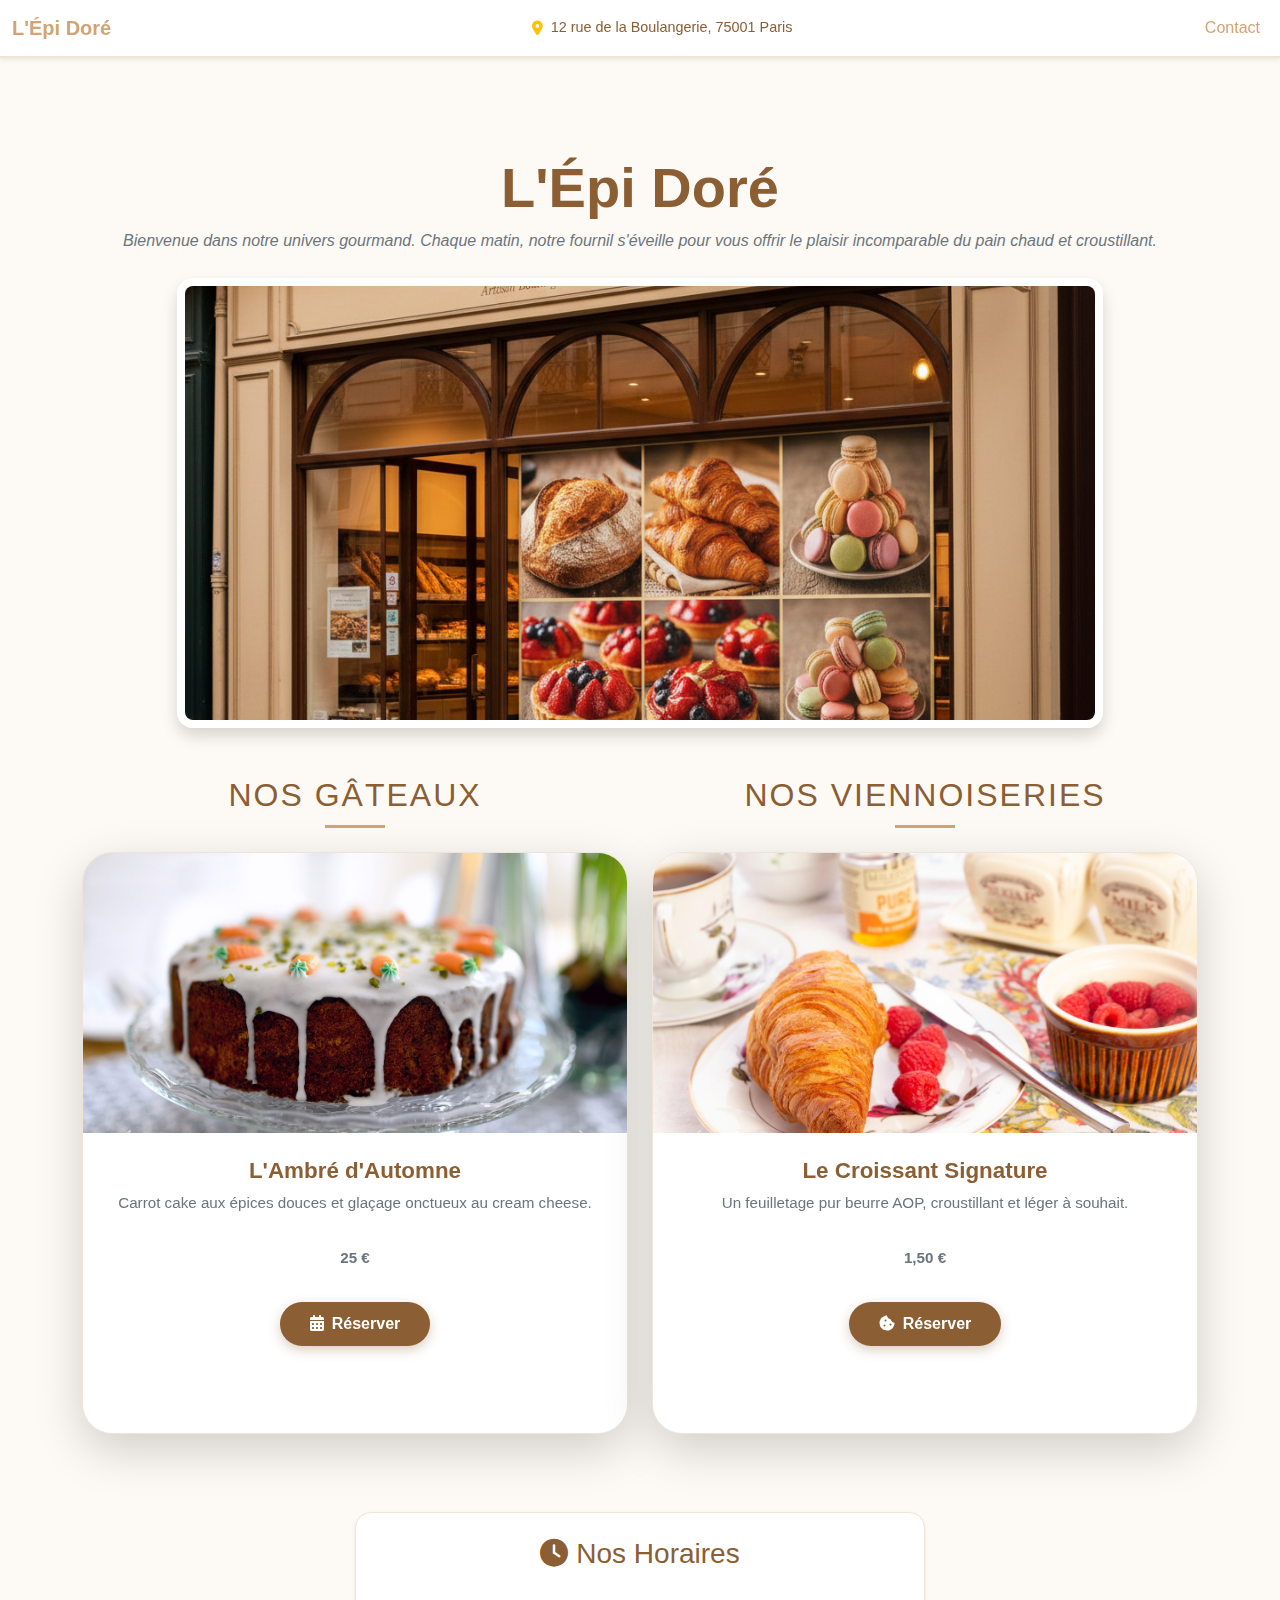
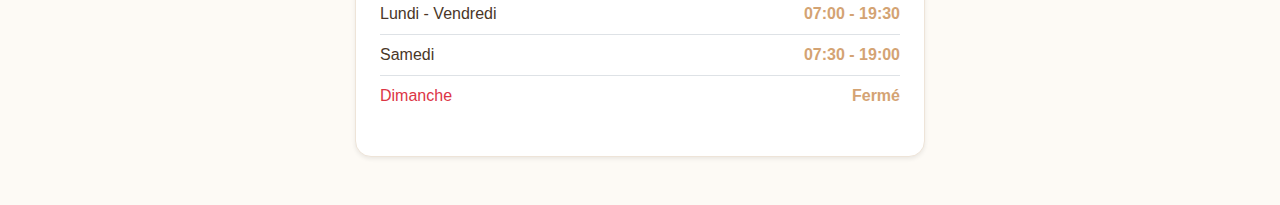
<file: index.html>
<!DOCTYPE html>
<html lang="fr">
  <head>
    <meta charset="utf-8" />
    <meta name="viewport" content="width=device-width, initial-scale=1" />
    <title>L'Épi Doré - Boulangerie Artisanale</title>
    <link
      href="https://cdn.jsdelivr.net/npm/bootstrap@5.3.3/dist/css/bootstrap.min.css"
      rel="stylesheet"
    />
    <link rel="stylesheet" href="assets/css/style.css" />
    <link
      rel="stylesheet"
      href="https://cdnjs.cloudflare.com/ajax/libs/font-awesome/6.5.1/css/all.min.css"
    />
  </head>
  <body>
    <nav class="navbar navbar-expand-lg sticky-top bg-white shadow-sm">
      <div class="container-fluid">
        <a class="navbar-brand fw-bold" href="/">L'Épi Doré</a>

        <div class="collapse navbar-collapse justify-content-center">
          <span class="navbar-text text-muted d-none d-lg-flex align-items-center">
            <i class="fas fa-map-marker-alt text-warning me-2"></i>
            12 rue de la Boulangerie, 75001 Paris
          </span>
        </div>

        <button
          class="navbar-toggler"
          type="button"
          data-bs-toggle="collapse"
          data-bs-target="#navbarNav"
        >
          <span class="navbar-toggler-icon"></span>
        </button>
        <div class="collapse navbar-collapse flex-grow-0" id="navbarNav">
          <ul class="navbar-nav ms-auto">
            <li class="nav-item">
              <a class="nav-link" href="/contact.html">Contact</a>
            </li>
          </ul>
        </div>
      </div>
    </nav>

    <header class="hero-section text-center container my-5">
      <h1 class="display-4 fw-bold pt-5">L'Épi Doré</h1>
      <p class="description-text">
        Bienvenue dans notre univers gourmand. Chaque matin, notre fournil
        s'éveille pour vous offrir le plaisir incomparable du pain chaud et
        croustillant.
      </p>
      <div class="row justify-content-center">
        <div class="col-md-10">
          <img
            src="assets/img/home.png"
            class="img-fluid shop-img shadow rounded-4"
            alt="Notre Boulangerie"
          />
        </div>
      </div>
    </header>

    <main class="container my-5">
      <div class="row g-4">
        <div class="col-md-6">
          <div class="text-center mb-4">
            <h2 class="section-title">Nos Gâteaux</h2>
            <div class="divider mx-auto"></div>
          </div>
          <div
            id="cakeCarousel"
            class="carousel slide shadow-lg"
            data-bs-ride="carousel"
          >
            <div class="carousel-inner">
              <div class="carousel-item active">
                <img
                  src="assets/img/gateaux/img6.jpg"
                  class="d-block w-100"
                  alt="Carrot Cake"
                />
                <div class="carousel-caption">
                  <h5>L'Ambré d'Automne</h5>
                  <p>
                    Carrot cake aux épices douces et glaçage onctueux au cream
                    cheese.
                  </p>

                  <p class="price-tag">25 €</p><button class="btn btn-reserve btn-action-reserver">
                    <i class="fas fa-calendar-alt me-2"></i>Réserver
                  </button>
                </div>
              </div>
              <div class="carousel-item">
                <img
                  src="assets/img/gateaux/img1.jpg"
                  class="d-block w-100"
                  alt="Gâteau Chocolat"
                />
                <div class="carousel-caption">
                  <h5>L'Obsession Fondante</h5>
                  <p>Chocolat noir 70% et éclats de noisettes torréfiées.</p>

                  <p class="price-tag">25 €</p><button class="btn btn-reserve btn-action-reserver">
                    <i class="fas fa-calendar-alt me-2"></i>Réserver
                  </button>
                </div>
              </div>
            </div>
            <button
              class="carousel-control-prev"
              type="button"
              data-bs-target="#cakeCarousel"
              data-bs-slide="prev"
            >
              <span
                class="carousel-control-prev-icon"
                aria-hidden="true"
              ></span>
            </button>
            <button
              class="carousel-control-next"
              type="button"
              data-bs-target="#cakeCarousel"
              data-bs-slide="next"
            >
              <span
                class="carousel-control-next-icon"
                aria-hidden="true"
              ></span>
            </button>
          </div>
        </div>

        <div class="col-md-6">
          <div class="text-center mb-4">
            <h2 class="section-title">Nos Viennoiseries</h2>
            <div class="divider mx-auto"></div>
          </div>
          <div
            id="pastryCarousel"
            class="carousel slide shadow-lg"
            data-bs-ride="carousel"
          >
            <div class="carousel-inner">
              <div class="carousel-item active">
                <img
                  src="assets/img/viennoiseries/croissant.jpg"
                  class="d-block w-100"
                  alt="Croissant"
                />
                <div class="carousel-caption">
                  <h5>Le Croissant Signature</h5>
                  <p>
                    Un feuilletage pur beurre AOP, croustillant et léger à
                    souhait.
                  </p>
                  <p class="price-tag">1,50 €</p><button class="btn btn-reserve btn-action-reserver">
                    <i class="fas fa-cookie-bite me-2"></i>Réserver
                  </button>
                </div>
              </div>
              <div class="carousel-item">
                <img
                  src="assets/img/viennoiseries/pain-chocolat.jpg"
                  class="d-block w-100"
                  alt="Pain au chocolat"
                />
                <div class="carousel-caption">
                  <h5>L'Escapade Chocolat</h5>
                  <p>
                    Pain au chocolat intense avec barres de cacao grand cru.
                  </p>
                  <p class="price-tag">1,50 €</p><button class="btn btn-reserve btn-action-reserver">
                    <i class="fas fa-cookie-bite me-2"></i>Réserver
                  </button>
                </div>
              </div>
            </div>
            <button
              class="carousel-control-prev"
              type="button"
              data-bs-target="#pastryCarousel"
              data-bs-slide="prev"
            >
              <span
                class="carousel-control-prev-icon"
                aria-hidden="true"
              ></span>
            </button>
            <button
              class="carousel-control-next"
              type="button"
              data-bs-target="#pastryCarousel"
              data-bs-slide="next"
            >
              <span
                class="carousel-control-next-icon"
                aria-hidden="true"
              ></span>
            </button>
          </div>
        </div>
      </div>
    </main>

    <section class="container my-5 text-center">
      <div class="row justify-content-center">
        <div class="col-md-6 schedule-box p-4 rounded-4 shadow-sm">
          <h3 class="mb-4"><i class="fas fa-clock me-2"></i>Nos Horaires</h3>
          <ul class="list-unstyled">
            <li class="d-flex justify-content-between border-bottom py-2">
              <span>Lundi - Vendredi</span><strong>07:00 - 19:30</strong>
            </li>
            <li class="d-flex justify-content-between border-bottom py-2">
              <span>Samedi</span><strong>07:30 - 19:00</strong>
            </li>
            <li class="d-flex justify-content-between py-2 text-danger">
              <span>Dimanche</span><strong>Fermé</strong>
            </li>
          </ul>
        </div>
      </div>
    </section>

   <script src="https://cdn.jsdelivr.net/npm/bootstrap@5.3.3/dist/js/bootstrap.bundle.min.js"></script>

    <script src="assets/js/script.js"></script>
  </body>
</html>
</html>
</file>
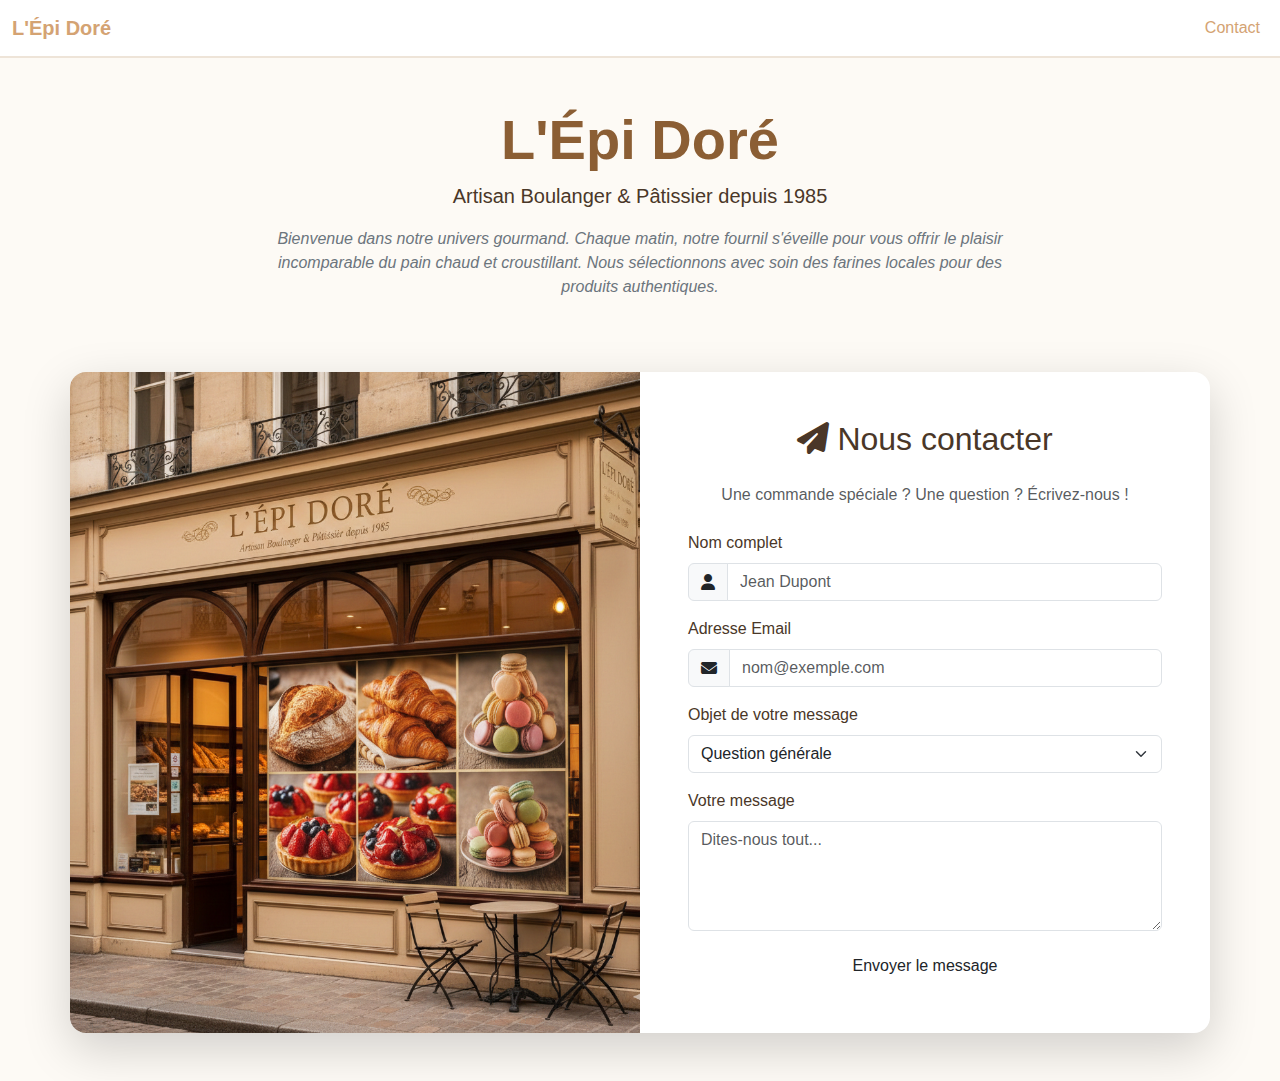
<file: contact.html>
<!DOCTYPE html>
<html lang="fr">
  <head>
    <meta charset="utf-8" />
    <meta name="viewport" content="width=device-width, initial-scale=1" />
    <title>L'Épi Doré - Boulangerie Artisanale</title>

    <link
      href="https://cdn.jsdelivr.net/npm/bootstrap@5.3.3/dist/css/bootstrap.min.css"
      rel="stylesheet"
    />
    <link rel="stylesheet" href="assets/css/style.css" />
    <link
      rel="stylesheet"
      href="https://cdnjs.cloudflare.com/ajax/libs/font-awesome/6.5.1/css/all.min.css"
    />
  </head>
  <body>
    <nav class="navbar navbar-expand-lg">
      <div class="container-fluid">
        <a class="navbar-brand" href="/">L'Épi Doré</a>
        <button
          class="navbar-toggler"
          type="button"
          data-bs-toggle="collapse"
          data-bs-target="#navbarNav"
        >
          <span class="navbar-toggler-icon"></span>
        </button>
        <div class="collapse navbar-collapse" id="navbarNav">
          <ul class="navbar-nav ms-auto">
            <li class="nav-item">
              <a class="nav-link" href="/contact.html">Contact</a>
            </li>
          </ul>
        </div>
      </div>
    </nav>
    <header class="hero-section text-center container my-5">
      <h1 class="display-4 fw-bold">L'Épi Doré</h1>
      <p class="lead">Artisan Boulanger & Pâtissier depuis 1985</p>
      <div class="row justify-content-center">
        <div class="col-md-8">
          <p class="description-text">
            Bienvenue dans notre univers gourmand. Chaque matin, notre fournil
            s'éveille pour vous offrir le plaisir incomparable du pain chaud et
            croustillant. Nous sélectionnons avec soin des farines locales pour
            des produits authentiques.
          </p>
        </div>
      </div>
    </header>

    <section class="container my-5 contact-section">
      <div
        class="row justify-content-center shadow-lg rounded-4 overflow-hidden bg-white"
      >
        <div class="col-md-6 d-none d-md-block p-0">
          <img
            src="assets/img/home.png"
            alt="Notre Fournil"
            class="h-100 w-100"
            style="object-fit: cover"
          />
        </div>

        <div class="col-md-6 p-4 p-lg-5">
          <h2 class="text-center mb-4">
            <i class="fas fa-paper-plane me-2"></i>Nous contacter
          </h2>
          <p class="text-center text-muted mb-4">
            Une commande spéciale ? Une question ? Écrivez-nous !
          </p>

          <form>
            <div class="mb-3">
              <label for="name" class="form-label">Nom complet</label>
              <div class="input-group">
                <span class="input-group-text"
                  ><i class="fas fa-user"></i
                ></span>
                <input
                  type="text"
                  class="form-control"
                  id="name"
                  placeholder="Jean Dupont"
                  required
                />
              </div>
            </div>

            <div class="mb-3">
              <label for="email" class="form-label">Adresse Email</label>
              <div class="input-group">
                <span class="input-group-text"
                  ><i class="fas fa-envelope"></i
                ></span>
                <input
                  type="email"
                  class="form-control"
                  id="email"
                  placeholder="nom@exemple.com"
                  required
                />
              </div>
            </div>

            <div class="mb-3">
              <label for="subject" class="form-label"
                >Objet de votre message</label
              >
              <select class="form-select" id="subject">
                <option selected>Question générale</option>
                <option value="1">Commande de gâteau</option>
                <option value="2">Événement / Traiteur</option>
                <option value="3">Autre</option>
              </select>
            </div>

            <div class="mb-3">
              <label for="message" class="form-label">Votre message</label>
              <textarea
                class="form-control"
                id="message"
                rows="4"
                placeholder="Dites-nous tout..."
                required
              ></textarea>
            </div>

            <div class="d-grid">
              <button type="submit" class="btn btn-contact-submit">
                Envoyer le message
              </button>
            </div>
          </form>
        </div>
      </div>
    </section>
  </body>
</html>
</file>
<file: assets/css/style.css>
/* --- Bases --- */
body {
  background-color: #fdfaf5;
  color: #4a3728;
  font-family: "Segoe UI", sans-serif;
}

.navbar {
  background-color: #ffffff;
  border-bottom: 2px solid #eee4d8;
}

.navbar-brand {
  font-weight: bold;
  color: #d4a373 !important;
}

.nav-link {
  color: #d4a373;
}

.navbar-text {
  font-size: 0.9rem;
  font-weight: 500;
  color: #8b5e34 !important;
}

@media (max-width: 991px) {
  .navbar-text {
    display: none !important;
  }
}

/* --- Présentation & Image Boutique --- */
.hero-section h1 {
  color: #8b5e34;
}
.description-text {
  font-style: italic;
  color: #6c757d;
  margin-bottom: 25px;
}

.shop-img {
  max-height: 450px;
  width: 100%;
  object-fit: cover;
  border: 8px solid white;
}

/* --- Titres de Section --- */
.section-title {
  color: #8b5e34;
  letter-spacing: 2px;
  text-transform: uppercase;
}
.divider {
  height: 3px;
  width: 60px;
  background-color: #d4a373;
  margin: 10px auto;
}

/* --- Configuration des Carrousels --- */
.carousel {
  border-radius: 30px;
  overflow: hidden;
  background-color: white;
  border: 1px solid #eee4d8;
  margin-bottom: 30px;
  transition: transform 0.3s ease;
}

.carousel:hover {
  transform: translateY(-5px); /* Légère élévation au survol de la carte */
}

/* Hauteur ajustée pour inclure le prix et le bouton sans scroll */
.carousel-inner {
  height: 580px;
}

.carousel-item img {
  height: 280px;
  width: 100%;
  object-fit: cover;
  transition: transform 0.5s ease;
}

/* Effet de zoom sur l'image au survol */
.carousel-item:hover img {
  transform: scale(1.1);
}

/* --- Zone de texte, Prix et Bouton --- */
.carousel-caption {
  position: static; /* Remet le texte sous l'image */
  padding: 25px 20px;
  color: #4a3728;
  text-align: center;
}

.carousel-caption h5 {
  font-size: 1.4rem;
  font-weight: bold;
  color: #8b5e34;
  margin-bottom: 8px;
}

.carousel-caption p {
  font-size: 0.95rem;
  color: #6c757d;
  min-height: 45px; /* Aligne les textes sur tous les slides */
  margin-bottom: 10px;
}

/* --- Badge de Prix --- */
.price-tag {
  display: block; /* Prend sa propre ligne */
  color: #d4a373; /* Couleur dorée pour le distinguer discrètement */
  font-weight: 600;
  font-size: 1.2rem;
  margin-bottom: 15px;
  background: none; /* Enlève le fond */
  border: none; /* Enlève la bordure */
  padding: 0; /* Enlève l'espace interne */
}

/* --- Boutons --- */
.btn-reserve {
  background-color: #8b5e34;
  color: white;
  border-radius: 25px;
  padding: 10px 30px;
  border: none;
  font-weight: 600;
  box-shadow: 0 4px 12px rgba(139, 94, 52, 0.3);
  transition: all 0.3s ease;
}

.btn-reserve:hover {
  background-color: #d4a373;
  color: white;
  transform: scale(1.05);
}

.carousel-control-prev-icon,
.carousel-control-next-icon {
  background-color: transparent;
  filter: none;
  box-shadow: none;
}

.carousel-control-prev,
.carousel-control-next {
  opacity: 0.5;
  transition: opacity 0.3s ease;
}

.carousel-control-prev:hover,
.carousel-control-next:hover {
  opacity: 1; /* Devient bien blanc au survol */
}
/* --- Horaires --- */
.schedule-box {
  background-color: white;
  border: 1px solid #eee4d8;
}
.schedule-box h3 {
  color: #8b5e34;
}
.schedule-box strong {
  color: #d4a373;
}
</file>
